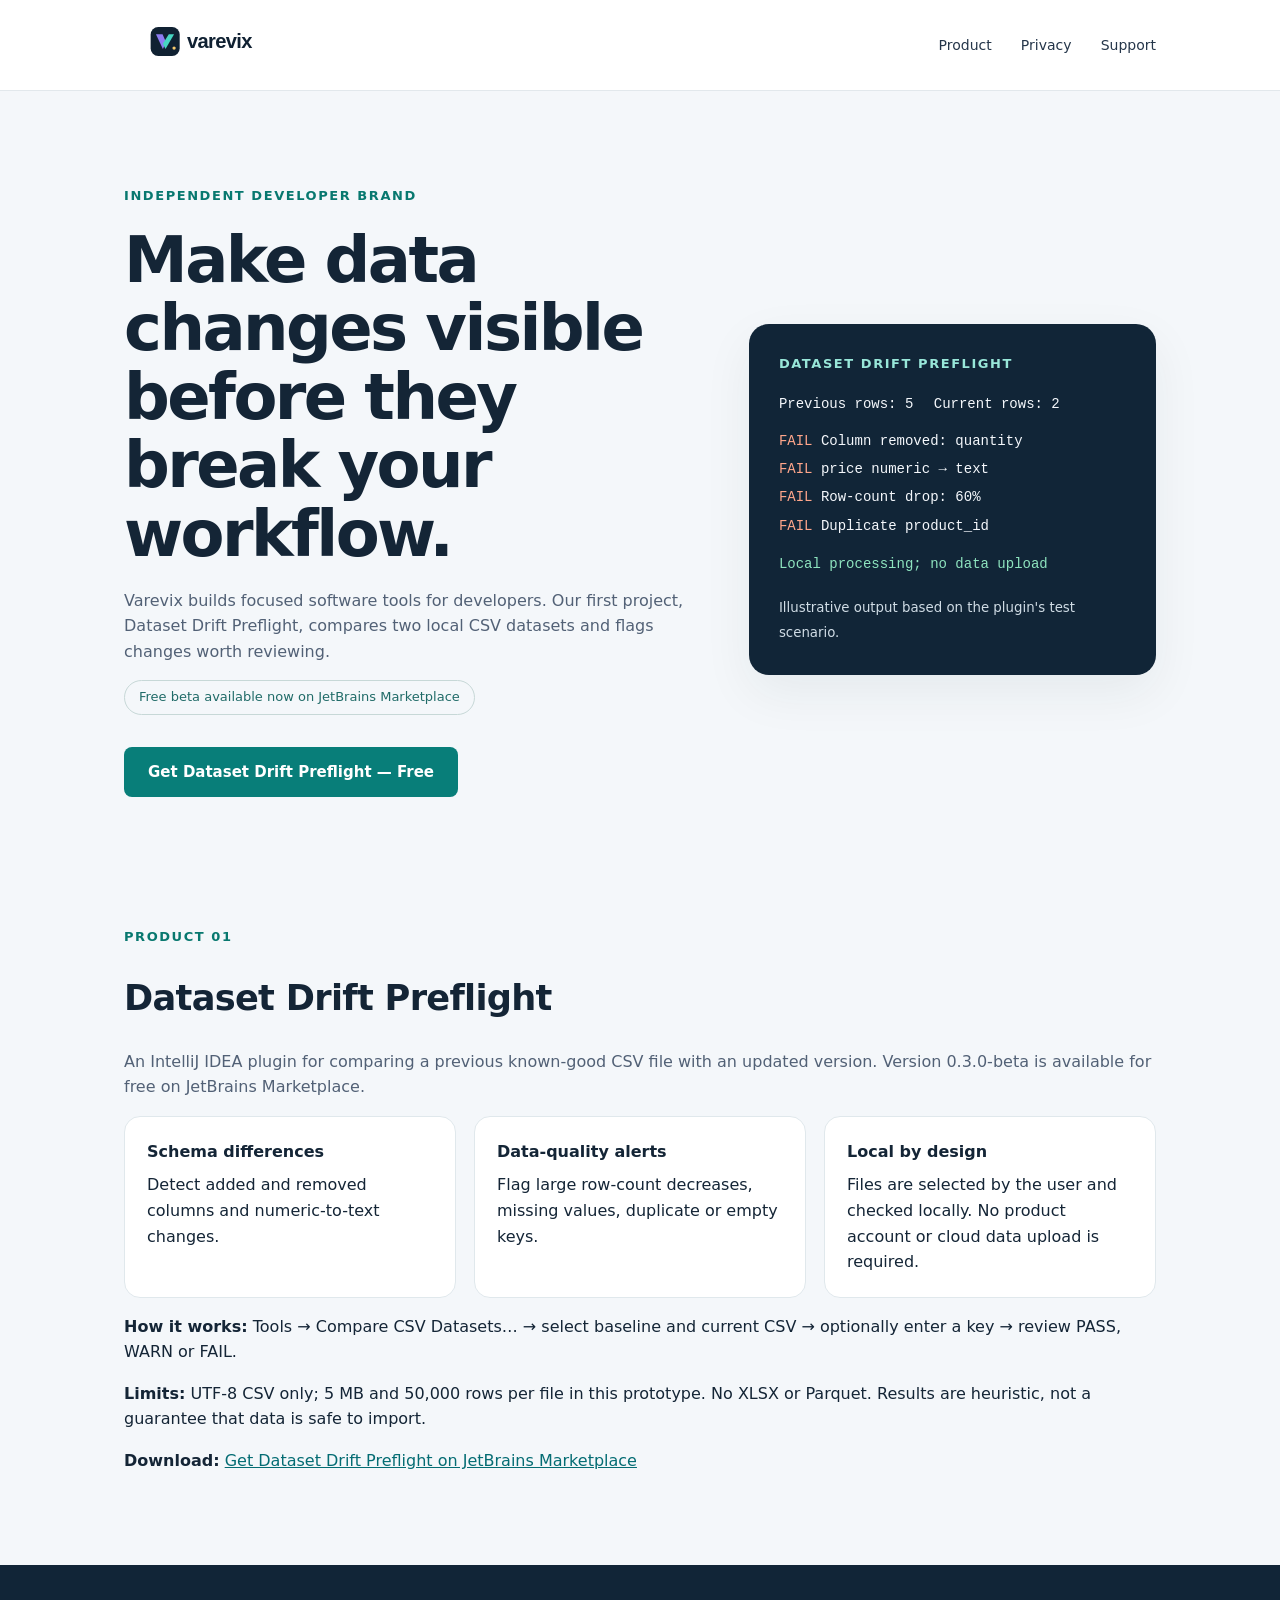
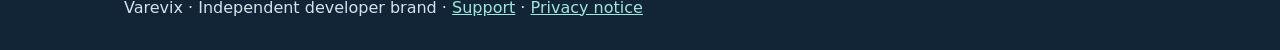
<file: index.html>
<!doctype html>
<html lang="en">

<head>
  <meta charset="utf-8">
  <meta name="viewport" content="width=device-width, initial-scale=1">

  <meta name="description"
        content="Varevix builds dependable developer tools. Dataset Drift Preflight detects potentially breaking CSV dataset changes directly inside IntelliJ IDEA.">

  <title>Varevix — Developer Tools</title>

  <link rel="icon" href="brand-symbol.svg" type="image/svg+xml">
  <link rel="stylesheet" href="styles.css">
</head>

<body>

  <!-- HEADER -->

  <header>
    <div class="shell">
      <nav>
        <a href="index.html" aria-label="Varevix home">
          <img src="varevix-wordmark.svg" alt="Varevix">
        </a>

        <div>
          <a href="#product">Product</a>
          <a href="privacy.html">Privacy</a>
          <a href="support.html">Support</a>
        </div>
      </nav>
    </div>
  </header>

  <main>
    <div class="shell">

      <!-- HERO SECTION -->

      <section class="hero">

        <div>
          <div class="eyebrow">
            Independent developer brand
          </div>

          <h1>
            Make data changes visible before
            they break your workflow.
          </h1>

          <p class="muted">
            Varevix builds focused software tools for developers.
            Our first project, Dataset Drift Preflight,
            compares two local CSV datasets and flags
            changes worth reviewing.
          </p>

          <p>
            <span class="tag">
              Free beta available now on JetBrains Marketplace
            </span>
          </p>

          <!-- INSTALL BUTTON -->

          <p>
            <a
              href="https://plugins.jetbrains.com/plugin/36344-dataset-drift-preflight"
              target="_blank"
              rel="noopener noreferrer"
              style="
                display:inline-block;
                margin-top:16px;
                padding:13px 24px;
                background:#087e79;
                color:#ffffff;
                border-radius:8px;
                text-decoration:none;
                font-weight:600;
                font-size:15px;
              ">
              Get Dataset Drift Preflight — Free
            </a>
          </p>
        </div>

        <!-- ILLUSTRATIVE REPORT -->

        <div class="panel dark"
             aria-label="Illustrative plugin report">

          <div class="eyebrow" style="color:#98e7d9">
            Dataset Drift Preflight
          </div>

          <!-- COMPACT REPORT -->

          <div style="
            font-family:Consolas,Monaco,monospace;
            font-size:14px;
            line-height:1.6;
            color:#f5f8fc;
            margin:18px 0;
            white-space:normal;
          ">

            <div style="margin-bottom:14px;">
              Previous rows: 5
              <span style="margin-left:12px;">
                Current rows: 2
              </span>
            </div>

            <div style="margin-bottom:6px;">
              <span class="fail">FAIL</span>
              Column removed: quantity
            </div>

            <div style="margin-bottom:6px;">
              <span class="fail">FAIL</span>
              price numeric → text
            </div>

            <div style="margin-bottom:6px;">
              <span class="fail">FAIL</span>
              Row-count drop: 60%
            </div>

            <div style="margin-bottom:16px;">
              <span class="fail">FAIL</span>
              Duplicate product_id
            </div>

            <div class="good">
              Local processing; no data upload
            </div>

          </div>

          <small style="color:#d0dce5;">
            Illustrative output based on the plugin's test scenario.
          </small>

        </div>

      </section>

      <!-- PRODUCT SECTION -->

      <section class="section" id="product">

        <div class="eyebrow">
          Product 01
        </div>

        <h2>
          Dataset Drift Preflight
        </h2>

        <p class="muted">
          An IntelliJ IDEA plugin for comparing a previous
          known-good CSV file with an updated version.
          Version 0.3.0-beta is available for free
          on JetBrains Marketplace.
        </p>

        <div class="features">

          <article>
            <strong>Schema differences</strong>
            Detect added and removed columns
            and numeric-to-text changes.
          </article>

          <article>
            <strong>Data-quality alerts</strong>
            Flag large row-count decreases,
            missing values, duplicate or empty keys.
          </article>

          <article>
            <strong>Local by design</strong>
            Files are selected by the user and checked locally.
            No product account or cloud data upload is required.
          </article>

        </div>

        <p>
          <strong>How it works:</strong>
          Tools → Compare CSV Datasets…
          → select baseline and current CSV
          → optionally enter a key
          → review PASS, WARN or FAIL.
        </p>

        <p>
          <strong>Limits:</strong>
          UTF-8 CSV only; 5 MB and 50,000 rows per file
          in this prototype.
          No XLSX or Parquet.
          Results are heuristic, not a guarantee
          that data is safe to import.
        </p>

        <p>
          <strong>Download:</strong>
          <a
            href="https://plugins.jetbrains.com/plugin/36344-dataset-drift-preflight"
            target="_blank"
            rel="noopener noreferrer">
            Get Dataset Drift Preflight on JetBrains Marketplace
          </a>
        </p>

      </section>

    </div>
  </main>

  <!-- FOOTER -->

  <footer>
    <div class="shell">
      Varevix · Independent developer brand ·
      <a href="support.html">Support</a> ·
      <a href="privacy.html">Privacy notice</a>
    </div>
  </footer>

</body>
</html>
</file>
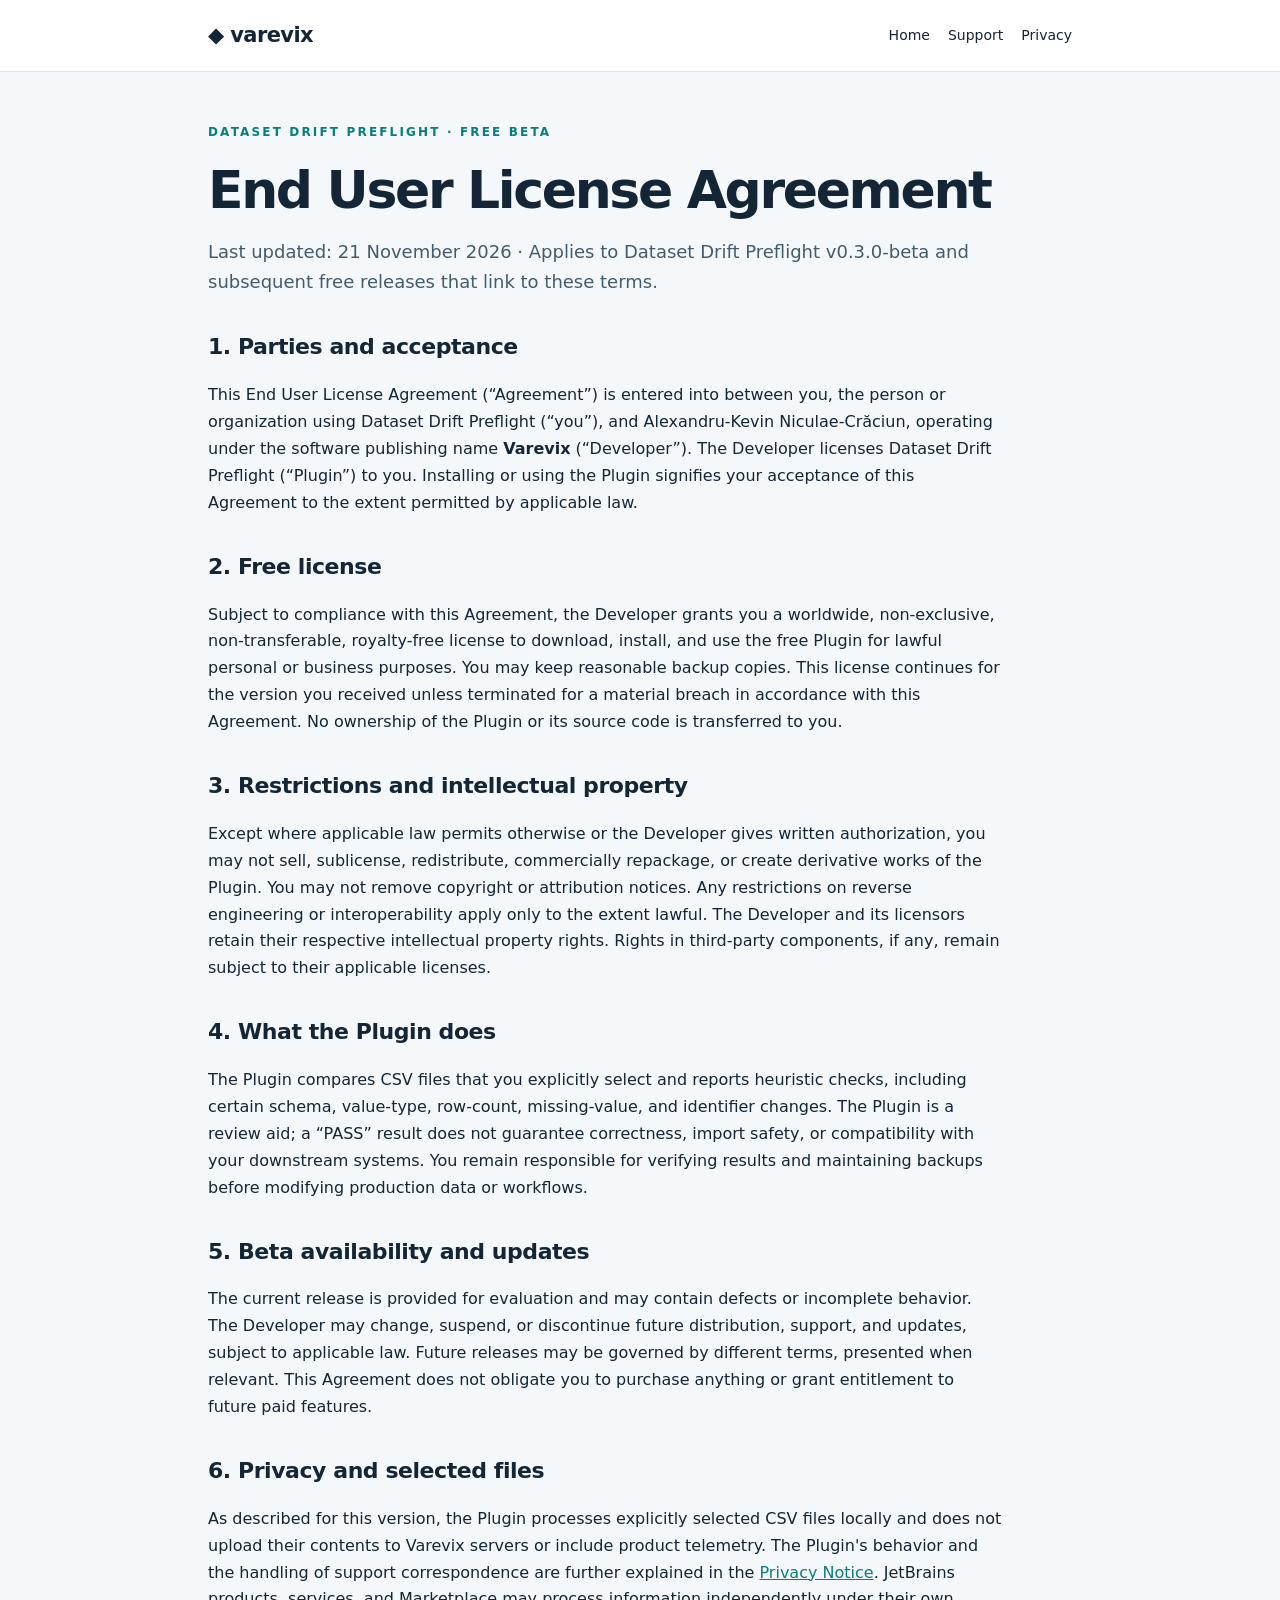
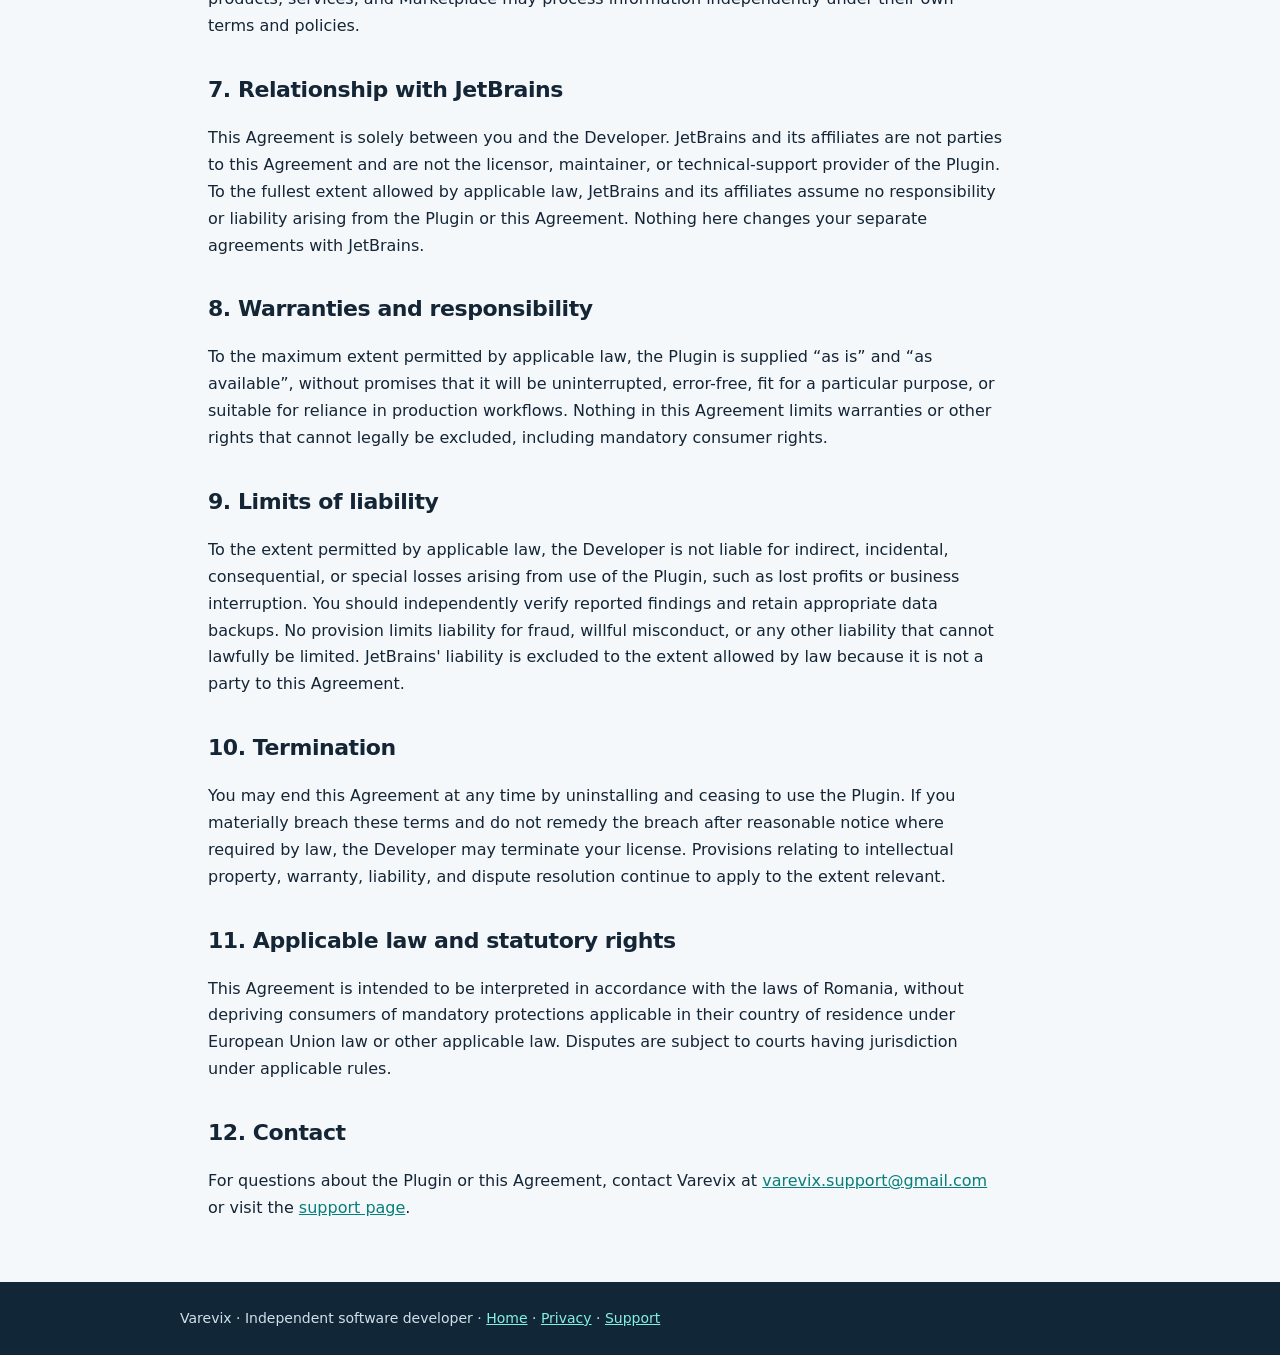
<file: license.html>
<!doctype html>
<html lang="en">
<head>
  <meta charset="UTF-8">
  <meta name="viewport" content="width=device-width, initial-scale=1">
  <meta name="description" content="End User License Agreement for Dataset Drift Preflight, a Varevix developer tool.">
  <title>End User License Agreement — Varevix</title>
  <style>
    :root {color-scheme:light; --ink:#142535; --muted:#445b6c; --teal:#087e79; --bg:#f5f8fb; --line:#dce6e9}
    * {box-sizing:border-box} body{margin:0;font:16px/1.68 system-ui,-apple-system,Segoe UI,Roboto,Arial,sans-serif;background:var(--bg);color:var(--ink)}
    header {background:#fff;border-bottom:1px solid var(--line)}
    .wrap {max-width:920px;margin:auto;padding:18px 28px}
    nav{display:flex;align-items:center;justify-content:space-between;gap:20px}
    nav strong{font-size:21px;letter-spacing:-.6px} a{color:var(--teal)} nav a{font-size:14px;margin-left:18px;text-decoration:none;color:var(--ink)}
    main{max-width:920px;margin:50px auto 60px;padding:0 28px}
    .eyebrow {font-size:12px;letter-spacing:.18em;text-transform:uppercase;color:var(--teal);font-weight:800}
    h1{font-size:clamp(32px,5vw,52px);line-height:1.12;letter-spacing:-.045em;margin:.35em 0 .3em}h2{font-size:22px;letter-spacing:-.02em;margin:32px 0 10px}p,li{max-width:78ch} li{margin:4px 0}
    .intro{font-size:18px;color:var(--muted)} footer{padding:25px 28px;background:#112738;color:#d2e1e9;font-size:14px}footer .wrap{padding:0}footer a{color:#84f0e2}
    @media(max-width:600px){.wrap,main{padding-left:18px;padding-right:18px}nav a{margin-left:8px}}
  </style>
</head>
<body>
<header><div class="wrap"><nav><strong>◆ varevix</strong><div><a href="./index.html">Home</a><a href="./support.html">Support</a><a href="./privacy.html">Privacy</a></div></nav></div></header>
<main>
  <div class="eyebrow">Dataset Drift Preflight · Free beta</div>
  <h1>End User License Agreement</h1>
  <p class="intro">Last updated: 21 November 2026 · Applies to Dataset Drift Preflight v0.3.0-beta and subsequent free releases that link to these terms.</p>
  <h2>1. Parties and acceptance</h2>
  <p>This End User License Agreement (“Agreement”) is entered into between you, the person or organization using Dataset Drift Preflight (“you”), and Alexandru-Kevin Niculae-Crăciun, operating under the software publishing name <strong>Varevix</strong> (“Developer”). The Developer licenses Dataset Drift Preflight (“Plugin”) to you. Installing or using the Plugin signifies your acceptance of this Agreement to the extent permitted by applicable law.</p>
  <h2>2. Free license</h2>
  <p>Subject to compliance with this Agreement, the Developer grants you a worldwide, non-exclusive, non-transferable, royalty-free license to download, install, and use the free Plugin for lawful personal or business purposes. You may keep reasonable backup copies. This license continues for the version you received unless terminated for a material breach in accordance with this Agreement. No ownership of the Plugin or its source code is transferred to you.</p>
  <h2>3. Restrictions and intellectual property</h2>
  <p>Except where applicable law permits otherwise or the Developer gives written authorization, you may not sell, sublicense, redistribute, commercially repackage, or create derivative works of the Plugin. You may not remove copyright or attribution notices. Any restrictions on reverse engineering or interoperability apply only to the extent lawful. The Developer and its licensors retain their respective intellectual property rights. Rights in third-party components, if any, remain subject to their applicable licenses.</p>
  <h2>4. What the Plugin does</h2>
  <p>The Plugin compares CSV files that you explicitly select and reports heuristic checks, including certain schema, value-type, row-count, missing-value, and identifier changes. The Plugin is a review aid; a “PASS” result does not guarantee correctness, import safety, or compatibility with your downstream systems. You remain responsible for verifying results and maintaining backups before modifying production data or workflows.</p>
  <h2>5. Beta availability and updates</h2>
  <p>The current release is provided for evaluation and may contain defects or incomplete behavior. The Developer may change, suspend, or discontinue future distribution, support, and updates, subject to applicable law. Future releases may be governed by different terms, presented when relevant. This Agreement does not obligate you to purchase anything or grant entitlement to future paid features.</p>
  <h2>6. Privacy and selected files</h2>
  <p>As described for this version, the Plugin processes explicitly selected CSV files locally and does not upload their contents to Varevix servers or include product telemetry. The Plugin's behavior and the handling of support correspondence are further explained in the <a href="./privacy.html">Privacy Notice</a>. JetBrains products, services, and Marketplace may process information independently under their own terms and policies.</p>
  <h2>7. Relationship with JetBrains</h2>
  <p>This Agreement is solely between you and the Developer. JetBrains and its affiliates are not parties to this Agreement and are not the licensor, maintainer, or technical-support provider of the Plugin. To the fullest extent allowed by applicable law, JetBrains and its affiliates assume no responsibility or liability arising from the Plugin or this Agreement. Nothing here changes your separate agreements with JetBrains.</p>
  <h2>8. Warranties and responsibility</h2>
  <p>To the maximum extent permitted by applicable law, the Plugin is supplied “as is” and “as available”, without promises that it will be uninterrupted, error-free, fit for a particular purpose, or suitable for reliance in production workflows. Nothing in this Agreement limits warranties or other rights that cannot legally be excluded, including mandatory consumer rights.</p>
  <h2>9. Limits of liability</h2>
  <p>To the extent permitted by applicable law, the Developer is not liable for indirect, incidental, consequential, or special losses arising from use of the Plugin, such as lost profits or business interruption. You should independently verify reported findings and retain appropriate data backups. No provision limits liability for fraud, willful misconduct, or any other liability that cannot lawfully be limited. JetBrains' liability is excluded to the extent allowed by law because it is not a party to this Agreement.</p>
  <h2>10. Termination</h2>
  <p>You may end this Agreement at any time by uninstalling and ceasing to use the Plugin. If you materially breach these terms and do not remedy the breach after reasonable notice where required by law, the Developer may terminate your license. Provisions relating to intellectual property, warranty, liability, and dispute resolution continue to apply to the extent relevant.</p>
  <h2>11. Applicable law and statutory rights</h2>
  <p>This Agreement is intended to be interpreted in accordance with the laws of Romania, without depriving consumers of mandatory protections applicable in their country of residence under European Union law or other applicable law. Disputes are subject to courts having jurisdiction under applicable rules.</p>
  <h2>12. Contact</h2>
  <p>For questions about the Plugin or this Agreement, contact Varevix at <a href="mailto:varevix.support@gmail.com">varevix.support@gmail.com</a> or visit the <a href="./support.html">support page</a>.</p>
</main>
<footer><div class="wrap">Varevix · Independent software developer · <a href="./index.html">Home</a> · <a href="./privacy.html">Privacy</a> · <a href="./support.html">Support</a></div></footer>
</body>
</html>
</file>
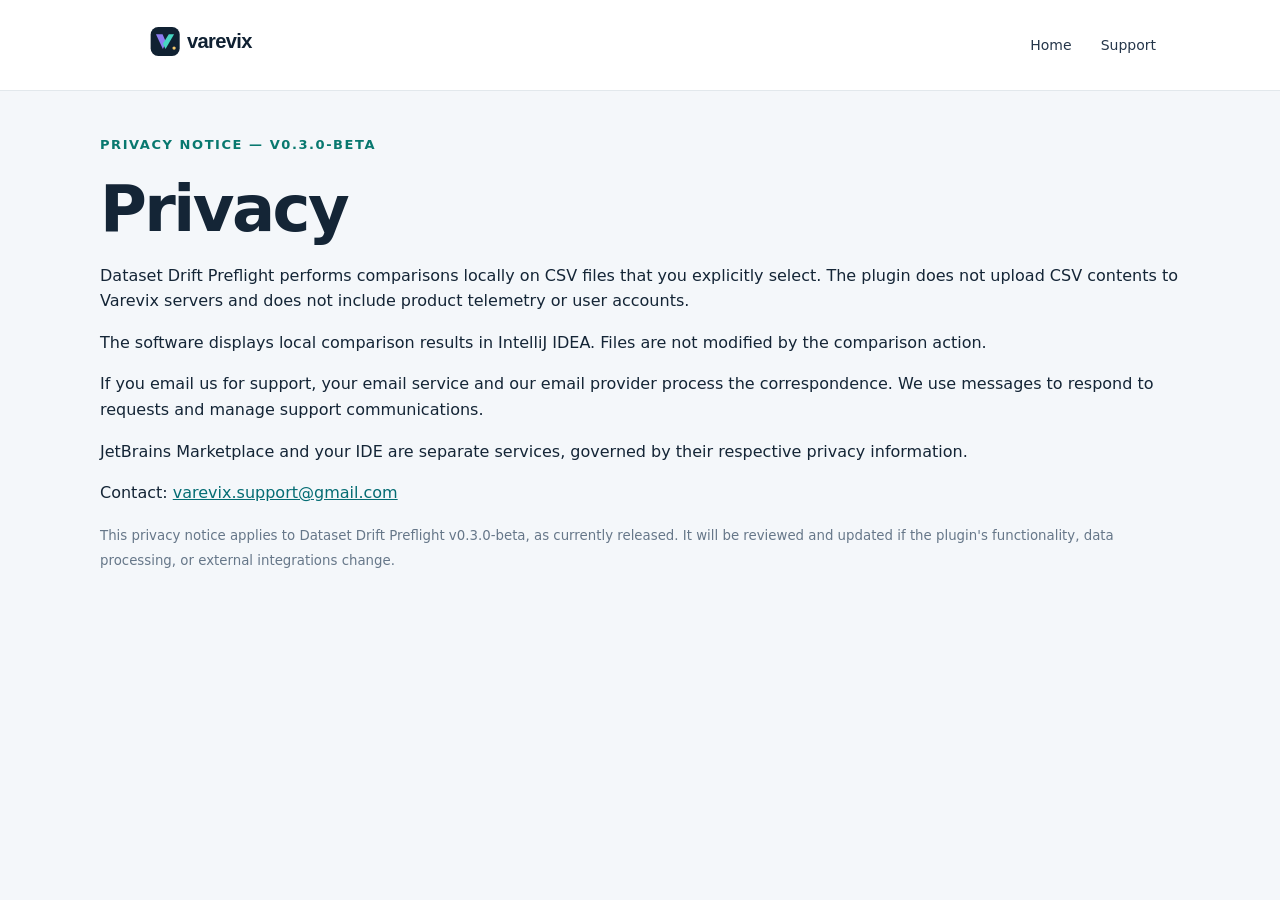
<file: privacy.html>
<!doctype html>
<html lang="en">
<head>
  <meta charset="utf-8">
  <meta name="viewport" content="width=device-width, initial-scale=1">
  <meta name="description"
        content="Privacy notice for Dataset Drift Preflight, a Varevix developer tool.">
  <title>Privacy — Varevix</title>
  <link rel="icon" href="brand-symbol.svg" type="image/svg+xml">
  <link rel="stylesheet" href="styles.css">
</head>

<body>
  <header>
    <div class="shell">
      <nav>
        <a href="index.html" aria-label="Varevix home">
          <img src="varevix-wordmark.svg" alt="Varevix">
        </a>
        <div>
          <a href="index.html">Home</a>
          <a href="support.html">Support</a>
        </div>
      </nav>
    </div>
  </header>

  <main>
    <div class="shell section">

      <div class="eyebrow">
        Privacy Notice — v0.3.0-beta
      </div>

      <h1>Privacy</h1>

      <p>
        Dataset Drift Preflight performs comparisons locally
        on CSV files that you explicitly select.
        The plugin does not upload CSV contents to Varevix
        servers and does not include product telemetry
        or user accounts.
      </p>

      <p>
        The software displays local comparison results
        in IntelliJ IDEA.
        Files are not modified by the comparison action.
      </p>

      <p>
        If you email us for support, your email service
        and our email provider process the correspondence.
        We use messages to respond to requests and manage
        support communications.
      </p>

      <p>
        JetBrains Marketplace and your IDE are separate
        services, governed by their respective
        privacy information.
      </p>

      <p>
        Contact:
        <a href="mailto:varevix.support@gmail.com">
          varevix.support@gmail.com
        </a>
      </p>

      <p>
        <small>
          This privacy notice applies to Dataset Drift
          Preflight v0.3.0-beta, as currently released.
          It will be reviewed and updated if the plugin's
          functionality, data processing, or external
          integrations change.
        </small>
      </p>

    </div>
  </main>
</body>
</html>
</file>
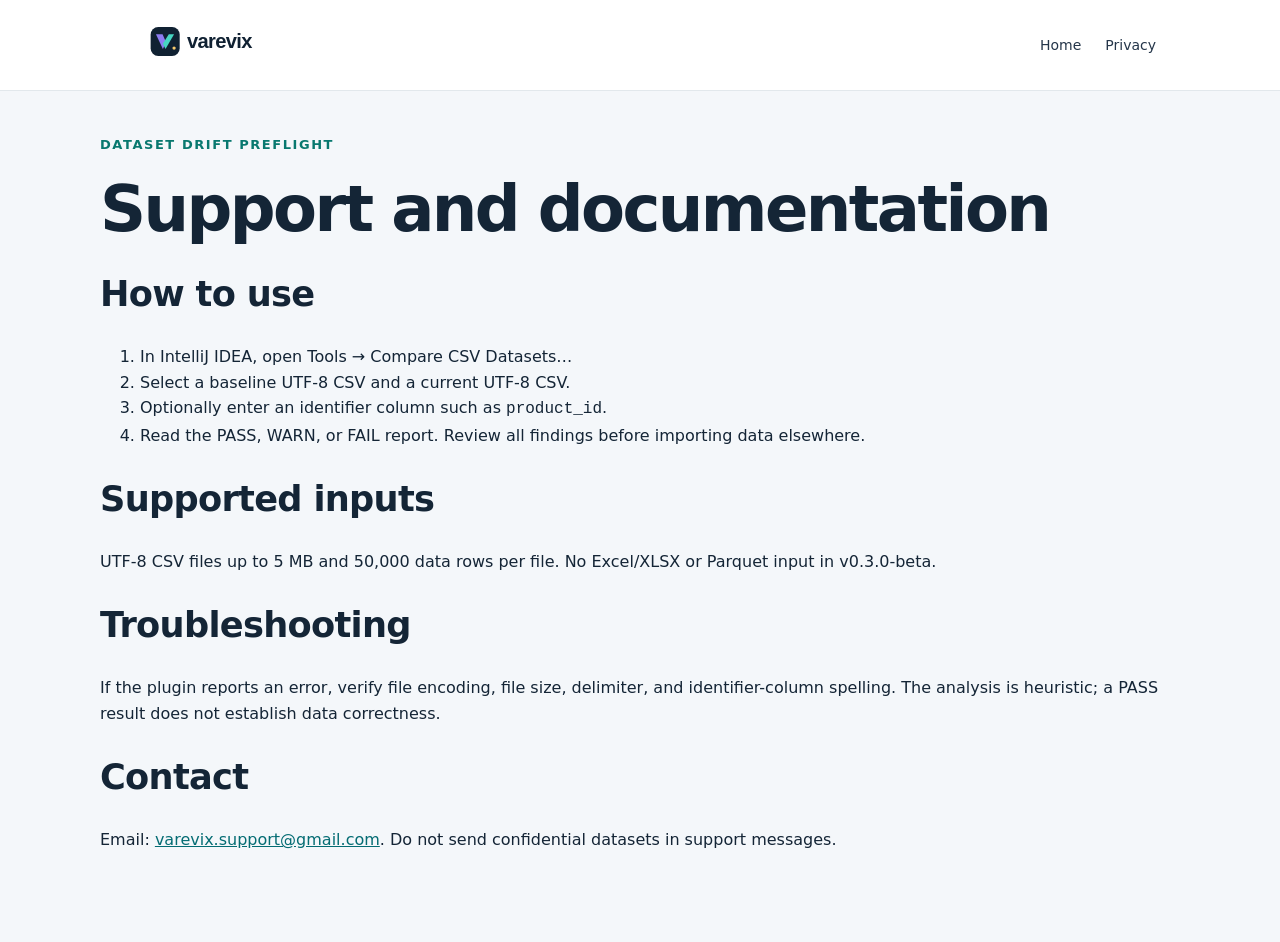
<file: support.html>
<!doctype html><html lang="en"><head><meta charset="utf-8"><meta name="viewport" content="width=device-width, initial-scale=1"><title>Support — Varevix</title><link rel="stylesheet" href="styles.css"></head><body><header><div class="shell"><nav><a href="index.html"><img src="varevix-wordmark.svg" alt="Varevix"></a><div><a href="index.html">Home</a><a href="privacy.html">Privacy</a></div></nav></div></header><main><div class="shell section"><div class="eyebrow">Dataset Drift Preflight</div><h1>Support and documentation</h1><h2>How to use</h2><ol><li>In IntelliJ IDEA, open Tools → Compare CSV Datasets…</li><li>Select a baseline UTF-8 CSV and a current UTF-8 CSV.</li><li>Optionally enter an identifier column such as <code>product_id</code>.</li><li>Read the PASS, WARN, or FAIL report. Review all findings before importing data elsewhere.</li></ol><h2>Supported inputs</h2><p>UTF-8 CSV files up to 5 MB and 50,000 data rows per file. No Excel/XLSX or Parquet input in v0.3.0-beta.</p><h2>Troubleshooting</h2><p>If the plugin reports an error, verify file encoding, file size, delimiter, and identifier-column spelling. The analysis is heuristic; a PASS result does not establish data correctness.</p><h2>Contact</h2><p>Email: <a href="mailto:varevix.support@gmail.com">varevix.support@gmail.com</a>. Do not send confidential datasets in support messages.</p></div></main></body></html>
</file>
<file: styles.css>
*{box-sizing:border-box}html{scroll-behavior:smooth}body{margin:0;background:#f4f7fa;color:#142536;font:16px/1.6 system-ui,-apple-system,Segoe UI,Arial,sans-serif}a{color:#046c73}a:hover{text-decoration-thickness:2px}header{background:#fff;border-bottom:1px solid #e2e8ec}.shell{max-width:1080px;margin:0 auto;padding:0 24px}nav{min-height:90px;display:flex;align-items:center;justify-content:space-between;gap:18px}nav img{width:165px;max-width:50vw}nav a{margin-left:24px;color:#25364a;text-decoration:none;font-size:14px}h1{font-size:clamp(2.5rem,5vw,4.6rem);letter-spacing:-.04em;line-height:1.07;margin:.3em 0}h2{font-size:clamp(1.5rem,3vw,2.2rem);line-height:1.2;letter-spacing:-.02em}.hero{padding:95px 0 70px;display:grid;grid-template-columns:1.4fr 1fr;gap:55px;align-items:center}.eyebrow{font-size:13px;letter-spacing:.12em;text-transform:uppercase;color:#08786f;font-weight:750}.muted{color:#526176}.tag{display:inline-block;font-size:13px;border:1px solid #c7d8d7;border-radius:40px;padding:6px 14px;color:#206b68}.panel{background:white;border:1px solid #dae5eb;border-radius:20px;padding:30px;box-shadow:0 18px 50px #132b3310}.panel.dark{background:#112537;color:white;border:none}.panel.dark .muted{color:#d0dce5}.report{font:14px/1.85 Consolas,monospace;white-space:pre-wrap}.fail{color:#ffa68b}.good{color:#8ee4bf}.section{padding:44px 0 75px}.features{display:grid;grid-template-columns:repeat(3,1fr);gap:18px}.features article{background:white;padding:22px;border:1px solid #e0e8ec;border-radius:16px}.features strong{display:block;margin-bottom:8px}.btn{background:#0b827a;color:white;text-decoration:none;display:inline-block;padding:12px 20px;border-radius:10px;font-weight:650}.btn:hover{background:#06635f}footer{background:#112537;color:#d5e3ee;padding:30px 0}footer a{color:#9fe8dc}small{color:#667789}ul{padding-left:20px}@media(max-width:760px){.hero{grid-template-columns:1fr;padding:55px 0 35px}.features{grid-template-columns:1fr}nav a{margin-left:10px}.report{font-size:12px}}
</file>
